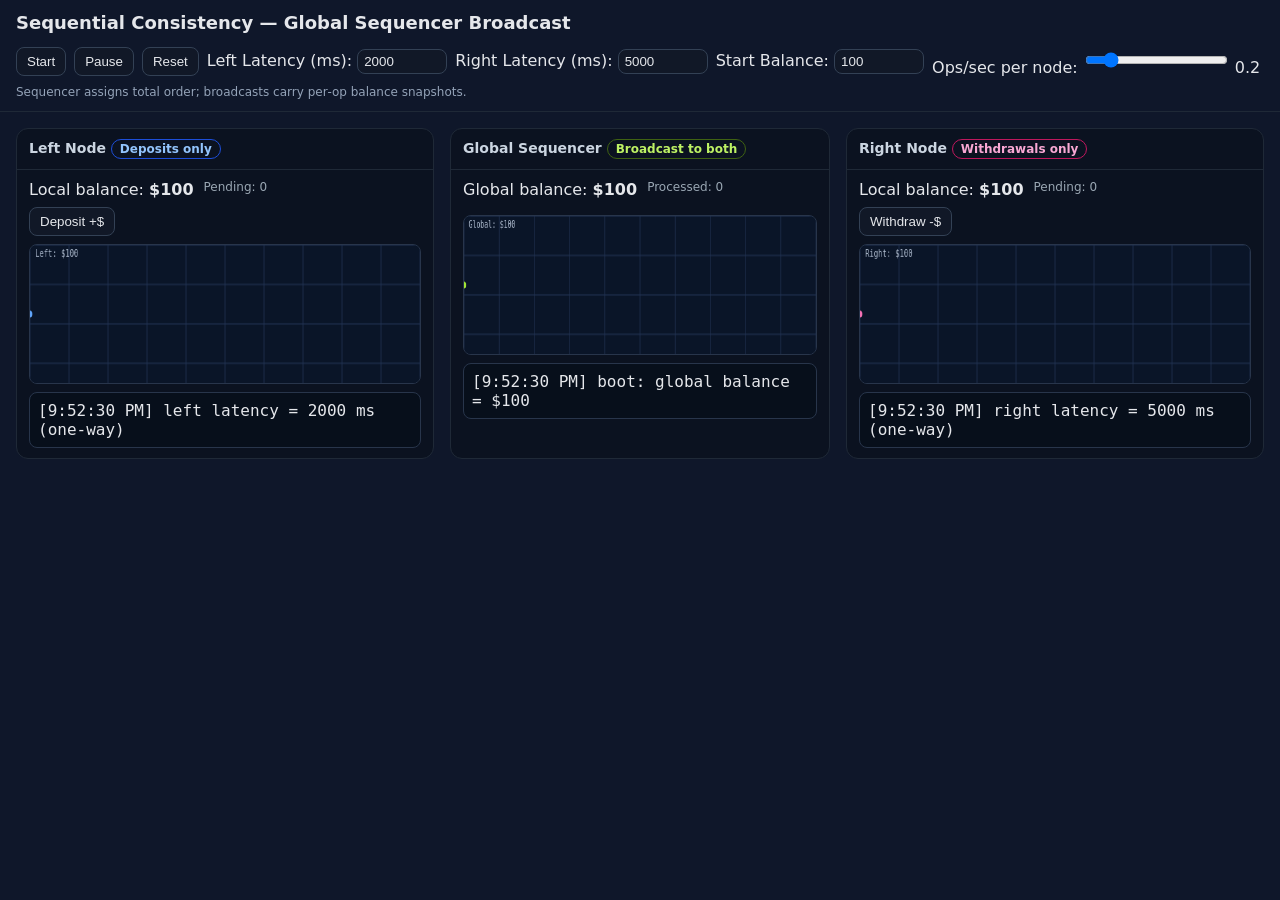
<file: sequentialConsistency/seqConSimulation_single.html>
<!DOCTYPE html>
<html lang="en">
<head>
<meta charset="utf-8" />
<title>SeqCon — Global Sequencer (rAF DOM mover; no clamps, no CSS anim)</title>
<meta name="viewport" content="width=device-width, initial-scale=1" />
<style>
 :root{
  --bg:#0f172a; --panel:#0b1220; --ink:#e5e7eb; --muted:#94a3b8;
  --left:#60a5fa; --right:#f472b6; --seq:#a3e635; --accent:#22d3ee;
 }
 *{box-sizing:border-box}
 html,body{height:100%}
 body{margin:0;background:var(--bg);color:var(--ink);
  font-family:system-ui,-apple-system,Segoe UI,Roboto,Ubuntu,Inter,Arial,sans-serif}
 header{padding:12px 16px;border-bottom:1px solid #1f2937;display:flex;gap:12px;flex-wrap:wrap;align-items:center}
 h1{margin:0;font-size:18px}
 .controls{display:flex;gap:8px;flex-wrap:wrap;align-items:center}
 button,input{background:#111827;color:var(--ink);border:1px solid #334155;border-radius:8px;padding:6px 10px}
 button:hover{border-color:#475569;cursor:pointer}
 input[type=number],input[type=range]{padding:4px 6px}
 .note{color:var(--muted);font-size:12px}
 main{display:grid;grid-template-columns:1fr 380px 1fr;gap:16px;padding:16px;position:relative}
 .panel{background:var(--panel);border:1px solid #1f2937;border-radius:12px;overflow:hidden}
 .panel h2{margin:0;padding:10px 12px;border-bottom:1px solid #1f2937;font-size:14px;color:#cbd5e1}
 .panel .inner{padding:10px 12px}
 .lane{min-height:220px}
 .stat{display:flex;gap:10px;flex-wrap:wrap;margin-bottom:8px}
 .pill{display:inline-block;padding:2px 8px;border-radius:999px;border:1px solid #334155;font-size:12px;color:#cbd5e1}
 .pill.left{border-color:#1d4ed8;color:#93c5fd}
 .pill.right{border-color:#be185d;color:#f9a8d4}
 .pill.seq{border-color:#3f6212;color:#bef264}
 .balance{font-weight:700}
 .log{font-family:ui-monospace,SFMono-Regular,Menlo,Consolas,monospace;background:#070f1b;border:1px solid #28354b;border-radius:8px;padding:8px;max-height:160px;overflow:auto;white-space:pre-wrap}
 .row{display:flex;gap:8px;flex-wrap:wrap;align-items:center}
 .sep{height:8px}
 .kpi{font-size:12px;color:#9aa7b3}
 canvas{width:100%; height:140px; display:block; background:#061021; border:1px solid #28354b; border-radius:8px}

 /* Fixed overlay for flying messages (viewport coordinate space) */
 #animLayer{
   position:fixed; left:0; top:0; width:100vw; height:100vh; pointer-events:none; z-index:1000;
 }

 /* The moving token (no CSS transitions set!) */
 .msg{
  position:absolute;
  min-width:26px; min-height:26px; border-radius:999px;
  display:flex; align-items:center; justify-content:center;
  border:2px solid #1f2937; background:#0b1b2e; color:#d1d5db; font-weight:700;
  box-shadow:0 2px 10px rgba(0,0,0,.4);
 }
 .msg.left { background:#0b1830; color:#93c5fd; border-color:#1e40af }
 .msg.right{ background:#2b0b26; color:#f9a8d4; border-color:#9d174d }
 .msg.ack  { background:#0b2b14; color:#bef264; border-color:#166534 }
</style>
</head>
<body>
<header>
  <h1>Sequential Consistency — Global Sequencer Broadcast</h1>
  <div class="controls">
    <button id="startBtn">Start</button>
    <button id="pauseBtn">Pause</button>
    <button id="resetBtn">Reset</button>

    <label>Left Latency (ms):
      <input id="latLeft" type="number" value="2000" step="10" style="width:90px">
    </label>

    <label>Right Latency (ms):
      <input id="latRight" type="number" value="5000" step="10" style="width:90px">
    </label>

    <label>Start Balance:
      <input id="startBal" type="number" value="100" step="10" style="width:90px">
    </label>

    <label>Ops/sec per node:
      <input id="rate" type="range" min="0" max="2" step="0.1" value="0.2">
      <span id="rateVal" class="sliderValue">0.2</span>
    </label>

    <span class="note">Sequencer assigns total order; broadcasts carry per‑op balance snapshots.</span>
  </div>
</header>

<main>
  <!-- LEFT NODE -->
  <section class="panel" id="leftPanel">
    <h2>Left Node <span class="pill left">Deposits only</span></h2>
    <div class="inner lane">
      <div class="stat">
        <div>Local balance: <span id="leftBal" class="balance">—</span></div>
        <div class="kpi">Pending: <span id="leftPending">0</span></div>
      </div>
      <div class="row">
        <button id="leftDepositBtn">Deposit +$</button>
      </div>
      <div class="sep"></div>
      <canvas id="chartLeft" width="600" height="140"></canvas>
      <div class="sep"></div>
      <div class="log" id="leftLog"></div>
    </div>
  </section>

  <!-- SEQUENCER -->
  <section class="panel" id="seqPanel">
    <h2>Global Sequencer <span class="pill seq">Broadcast to both</span></h2>
    <div class="inner lane">
      <div class="stat">
        <div>Global balance: <span id="seqBal" class="balance">—</span></div>
        <div class="kpi">Processed: <span id="seqCount">0</span></div>
      </div>
      <div class="sep"></div>
      <canvas id="chartSeq" width="600" height="140"></canvas>
      <div class="sep"></div>
      <div class="log" id="seqLog"></div>
    </div>
  </section>

  <!-- RIGHT NODE -->
  <section class="panel" id="rightPanel">
    <h2>Right Node <span class="pill right">Withdrawals only</span></h2>
    <div class="inner lane">
      <div class="stat">
        <div>Local balance: <span id="rightBal" class="balance">—</span></div>
        <div class="kpi">Pending: <span id="rightPending">0</span></div>
      </div>
      <div class="row">
        <button id="rightWithdrawBtn">Withdraw -$</button>
      </div>
      <div class="sep"></div>
      <canvas id="chartRight" width="600" height="140"></canvas>
      <div class="sep"></div>
      <div class="log" id="rightLog"></div>
    </div>
  </section>
</main>

<!-- Animation overlay for DOM tokens -->
<div id="animLayer"></div>

<script>
/* =========================== Core Model ============================= */
const ui = {
  left:  { panel: q('#leftPanel'),  bal: q('#leftBal'),  log: q('#leftLog'),  pending: q('#leftPending'),  chart: q('#chartLeft') },
  right: { panel: q('#rightPanel'), bal: q('#rightBal'), log: q('#rightLog'), pending: q('#rightPending'), chart: q('#chartRight') },
  seq:   { panel: q('#seqPanel'),   bal: q('#seqBal'),   log: q('#seqLog'),   count: q('#seqCount'),       chart: q('#chartSeq') },
  btn:   { start: q('#startBtn'), pause: q('#pauseBtn'), reset: q('#resetBtn'),
           leftDep: q('#leftDepositBtn'), rightWit: q('#rightWithdrawBtn') },
  ctl:   { latLeft: q('#latLeft'), latRight: q('#latRight'), startBal: q('#startBal'), rate: q('#rate'), rateVal: q('#rateVal') },
  layer: { anim: q('#animLayer') }
};
const NODES = { LEFT:'L', RIGHT:'R' };

let latLeft  = 2000; // ms
let latRight = 5000; // ms
let running = false;
let opId = 1, seqNo = 0;
let t0 = performance.now();

const state = {
  seqBalance: 100,
  left:  { localBalance: 100, pending: 0, nextSeq: 1, buffer: {} },
  right: { localBalance: 100, pending: 0, nextSeq: 1, buffer: {} }
};

/* ===== Utils ===== */
function q(s){ return document.querySelector(s); }
function now(){ return performance.now(); }
function randInt(a,b){ return a + Math.floor(Math.random()*(b-a+1)); }
function ts(){ return new Date().toLocaleTimeString(); }

/* ===== Logging ===== */
function logNode(which, text){
  const box = which===NODES.LEFT ? ui.left.log : ui.right.log;
  box.textContent += `[${ts()}] ${text}\n`; box.scrollTop = box.scrollHeight;
}
function logSeq(text){
  ui.seq.log.textContent += `[${ts()}] ${text}\n`; ui.seq.log.scrollTop = ui.seq.log.scrollHeight;
}

/* ===== UI ===== */
function refreshUI(){
  ui.left.bal.textContent  = `$${state.left.localBalance}`;
  ui.right.bal.textContent = `$${state.right.localBalance}`;
  ui.left.pending.textContent  = state.left.pending;
  ui.right.pending.textContent = state.right.pending;
  ui.seq.bal.textContent = `$${state.seqBalance}`;
  ui.seq.count.textContent = String(seqNo);
}
ui.ctl.rate.addEventListener('input', () => { ui.ctl.rateVal.textContent = ui.ctl.rate.value; });

/* ===== Charts ===== */
const charts = {
  left:  { ctx: ui.left.chart.getContext('2d'),  data: [] },
  right: { ctx: ui.right.chart.getContext('2d'), data: [] },
  seq:   { ctx: ui.seq.chart.getContext('2d'),   data: [] }
};
function addPoint(which, balance){
  const t = (now() - t0) / 1000;
  charts[which].data.push({t, y:balance});
  drawChart(which);
}
function drawChart(which){
  const c = charts[which], ctx = c.ctx, W = ctx.canvas.width, H = ctx.canvas.height, data = c.data;
  ctx.clearRect(0,0,W,H);
  ctx.fillStyle = '#0a1528'; ctx.fillRect(0,0,W,H);
  ctx.strokeStyle = '#223455'; ctx.lineWidth = 1;
  for(let x=0;x<=W;x+=60){ ctx.beginPath(); ctx.moveTo(x,0); ctx.lineTo(x,H); ctx.stroke(); }
  for(let y=0;y<=H;y+=40){ ctx.beginPath(); ctx.moveTo(0,y); ctx.lineTo(W,y); ctx.stroke(); }
  if(data.length===0) return;
  const maxT = Math.max(10, data[data.length-1].t);
  const ys = data.map(p=>p.y), minY = Math.min(...ys)*0.95, maxY = Math.max(...ys)*1.05;
  const sx = W/maxT, sy = (H-16)/Math.max(1,(maxY-minY));
  const lx = (sec)=> sec*sx, ly = (val)=> H-8 - (val-minY)*sy;
  ctx.beginPath(); ctx.lineWidth = 2.2;
  ctx.strokeStyle = which==='left' ? '#60a5fa' : which==='right' ? '#f472b6' : '#a3e635';
  data.forEach((p,i)=>{ const x=lx(p.t), y=ly(p.y); i?ctx.lineTo(x,y):ctx.moveTo(x,y); });
  ctx.stroke();
  const last = data[data.length-1];
  ctx.fillStyle = ctx.strokeStyle; ctx.beginPath(); ctx.arc(lx(last.t), ly(last.y), 3.5, 0, Math.PI*2); ctx.fill();
  ctx.fillStyle = '#b1bed1'; ctx.font='11px ui-monospace,monospace';
  ctx.fillText((which==='left'?'Left':which==='right'?'Right':'Global')+`: $${last.y}`, 8, 12);
}

/* =================== rAF DOM mover (no CSS animations) =============== */
/*
  - Creates a .msg div inside #animLayer.
  - Measures start/end X from bounding rects (viewport space).
  - Chooses a constant Y track for all dots (Sequencer center at start time).
  - Moves by directly setting el.style.left/top each frame.
*/
const Anim = (() => {
  const layer = ui.layer.anim;
  const R = 13;                 // visual "radius" in px
  const active = new Set();     // tracks all running dots
  let rafId = 0;

  function ensureRAF(){
    if(rafId) return;
    rafId = requestAnimationFrame(tick);
  }

  function tick(ts){
    rafId = 0;
    if(active.size===0) return;
    for(const a of Array.from(active)){
      const elapsed = ts - a.t0;
      const p = (a.ms > 0) ? Math.min(1, elapsed / a.ms) : 1;
      const x = a.sx + (a.ex - a.sx) * p;
      // y is constant per message
      a.el.style.left = (x - R) + 'px';
      a.el.style.top  = (a.y - R) + 'px';

      if(p >= 1){
        active.delete(a);
        a.el.remove();
        if(a.done) { try{ a.done(); }catch{} }
      }
    }
    if(active.size) rafId = requestAnimationFrame(tick);
  }

  function animate(fromEl, toEl, label, ms, cssClass, done){
    // Measure once per animation; viewport-relative
    const fr = fromEl.getBoundingClientRect();
    const tr = toEl.getBoundingClientRect();

    const sx = fr.left + fr.width/2;
    const ex = tr.left + tr.width/2;

    // Constant track height = current Sequencer center
    const seqRect = ui.seq.panel.getBoundingClientRect();
    const y = seqRect.top + seqRect.height/2;

    // Create the dot at start position
    const el = document.createElement('div');
    el.className = 'msg ' + (cssClass || '');
    el.textContent = label;
    el.style.left = (sx - R) + 'px';
    el.style.top  = (y  - R) + 'px';
    layer.appendChild(el);

    // If there's effectively no movement or time, complete immediately
    const dx = ex - sx;
    if(!isFinite(dx) || Math.abs(dx) < 0.5 || !(ms > 0)){
      el.remove();
      done && done();
      return;
    }

    // Register and run
    active.add({ el, sx, ex, y, ms, t0: performance.now(), done });
    ensureRAF();
  }

  return { animate };
})();

/* Bridge for the rest of the app */
function animateMessage(fromEl, toEl, label, ms, cssClass, done){
  Anim.animate(fromEl, toEl, label, ms, cssClass, done);
}

/* ===== Per-node resequencing ===== */
function enqueueDelivery(which, evt){
  const node = (which===NODES.LEFT? state.left : state.right);
  node.buffer[evt.seq] = evt;
  tryDeliver(which);
}
function tryDeliver(which){
  const node = (which===NODES.LEFT? state.left : state.right);
  while(node.buffer[node.nextSeq]){
    const evt = node.buffer[node.nextSeq]; delete node.buffer[node.nextSeq];
    (which===NODES.LEFT? state.left : state.right).localBalance = evt.newBalance;
    if(evt.origin===which){ node.pending = Math.max(0, node.pending-1); }
    logNode(which, `apply [seq#${evt.seq}] ${evt.ok?'✔':'✖'} ${evt.label} → $${(which===NODES.LEFT?state.left.localBalance:state.right.localBalance)}`);
    addPoint(which===NODES.LEFT?'left':'right', (which===NODES.LEFT?state.left.localBalance:state.right.localBalance));
    refreshUI();
    node.nextSeq++;
  }
}

/* ===== Operation pipeline ===== */
function submitDepositFromLeft(amount){ clientPropose(NODES.LEFT,'dep',amount); }
function submitWithdrawFromRight(amount){ clientPropose(NODES.RIGHT,'wit',amount); }

function clientPropose(which, kind, amount){
  const from = which===NODES.LEFT ? ui.left.panel : ui.right.panel;
  const to   = ui.seq.panel;
  const oneWay = which===NODES.LEFT ? latLeft : latRight;
  const id = opId++;
  (which===NODES.LEFT? state.left : state.right).pending++;
  refreshUI();

  const label = kind==='dep'? `+$${amount}` : `-$${amount}`;
  logNode(which, `request ${label} (op#${id}) → sequencer`);

  animateMessage(from, to, label, oneWay, (which===NODES.LEFT?'left':'right'), () => {
    // Sequencer receives request
    const seq = ++seqNo;
    let ok = true;
    const before = state.seqBalance;
    let after = before;

    if(kind==='dep') after = before + amount;
    else { if(before >= amount) after = before - amount; else ok=false; }

    if(ok) state.seqBalance = after;

    logSeq(`#${seq} ${which} ${label} => ${ok?'OK':'FAIL'} (bal → $${state.seqBalance})`);
    refreshUI();
    addPoint('seq', state.seqBalance);

    const evt = { seq, ok, newBalance: state.seqBalance, label, origin: which };

    // Broadcasts (same constant-height track, independent of duration size)
    animateMessage(ui.seq.panel, ui.left.panel,  ok?`✔ ${label}`:`✖ ${label}`, latLeft,  'ack', () => enqueueDelivery(NODES.LEFT,  evt));
    animateMessage(ui.seq.panel, ui.right.panel, ok?`✔ ${label}`:`✖ ${label}`, latRight, 'ack', () => enqueueDelivery(NODES.RIGHT, evt));
  });
}

/* ===== Auto traffic ===== */
let autoTimers=[];
function startAuto(){
  stopAuto();
  const rate = parseFloat(ui.ctl.rate.value || '0');
  if(rate<=0) return;

  const schedule = (fn)=>{
    const mean = 1000/rate;
    const jitter = (Math.random()*400)-200; // -200..+200
    const next = Math.round(mean + jitter);
    const t = setTimeout(()=>{ if(running){ fn(); schedule(fn); } }, next>0?next:0);
    autoTimers.push(t);
  };
  schedule(()=> submitDepositFromLeft(randInt(5,40)));
  schedule(()=> submitWithdrawFromRight(randInt(20,60)));
}
function stopAuto(){ autoTimers.forEach(clearTimeout); autoTimers=[]; }

/* ===== Controls ===== */
ui.btn.start.addEventListener('click', () => {
  if(running) return; running = true;

  // No clamps: just parse the inputs or fall back to defaults
  latLeft  = parseInt(ui.ctl.latLeft.value  || '2000',10);
  latRight = parseInt(ui.ctl.latRight.value || '5000',10);

  startAuto();
});
ui.btn.pause.addEventListener('click', () => { running=false; stopAuto(); });
ui.btn.reset.addEventListener('click', () => {
  running=false; stopAuto();
  opId=1; seqNo=0; t0=now();

  const startBal = parseInt(ui.ctl.startBal.value || '100',10);
  state.seqBalance = startBal;
  state.left.localBalance = startBal; state.right.localBalance = startBal;
  state.left.pending = state.right.pending = 0;
  state.left.nextSeq = state.right.nextSeq = 1;
  state.left.buffer = {}; state.right.buffer = {};

  charts.left.data  = [{t:0,y:startBal}];
  charts.right.data = [{t:0,y:startBal}];
  charts.seq.data   = [{t:0,y:startBal}];
  drawChart('left'); drawChart('right'); drawChart('seq');

  ui.seq.log.textContent=''; ui.left.log.textContent=''; ui.right.log.textContent='';
  logSeq(`reset: global balance = $${startBal}`);
  refreshUI();
});

ui.btn.leftDep.addEventListener('click', () => submitDepositFromLeft(randInt(5,40)));
ui.btn.rightWit.addEventListener('click', () => submitWithdrawFromRight(randInt(20,60)));

ui.ctl.latLeft.addEventListener('change',  () => { latLeft  = parseInt(ui.ctl.latLeft.value  || '2000',10); });
ui.ctl.latRight.addEventListener('change', () => { latRight = parseInt(ui.ctl.latRight.value || '5000',10); });

/* ===== Boot ===== */
(function boot(){
  const startBal = parseInt(ui.ctl.startBal.value || '100', 10);
  state.seqBalance = startBal;
  state.left.localBalance = startBal; state.right.localBalance = startBal;

  charts.left.data  = [{t:0,y:startBal}];
  charts.right.data = [{t:0,y:startBal}];
  charts.seq.data   = [{t:0,y:startBal}];

  drawChart('left'); drawChart('right'); drawChart('seq');

  logSeq(`boot: global balance = $${startBal}`);
  logNode(NODES.LEFT,  `left latency = ${parseInt(ui.ctl.latLeft.value || '2000',10)} ms (one‑way)`);
  logNode(NODES.RIGHT, `right latency = ${parseInt(ui.ctl.latRight.value || '5000',10)} ms (one‑way)`);
  refreshUI();
})();
</script>
</body>
</html>
</file>
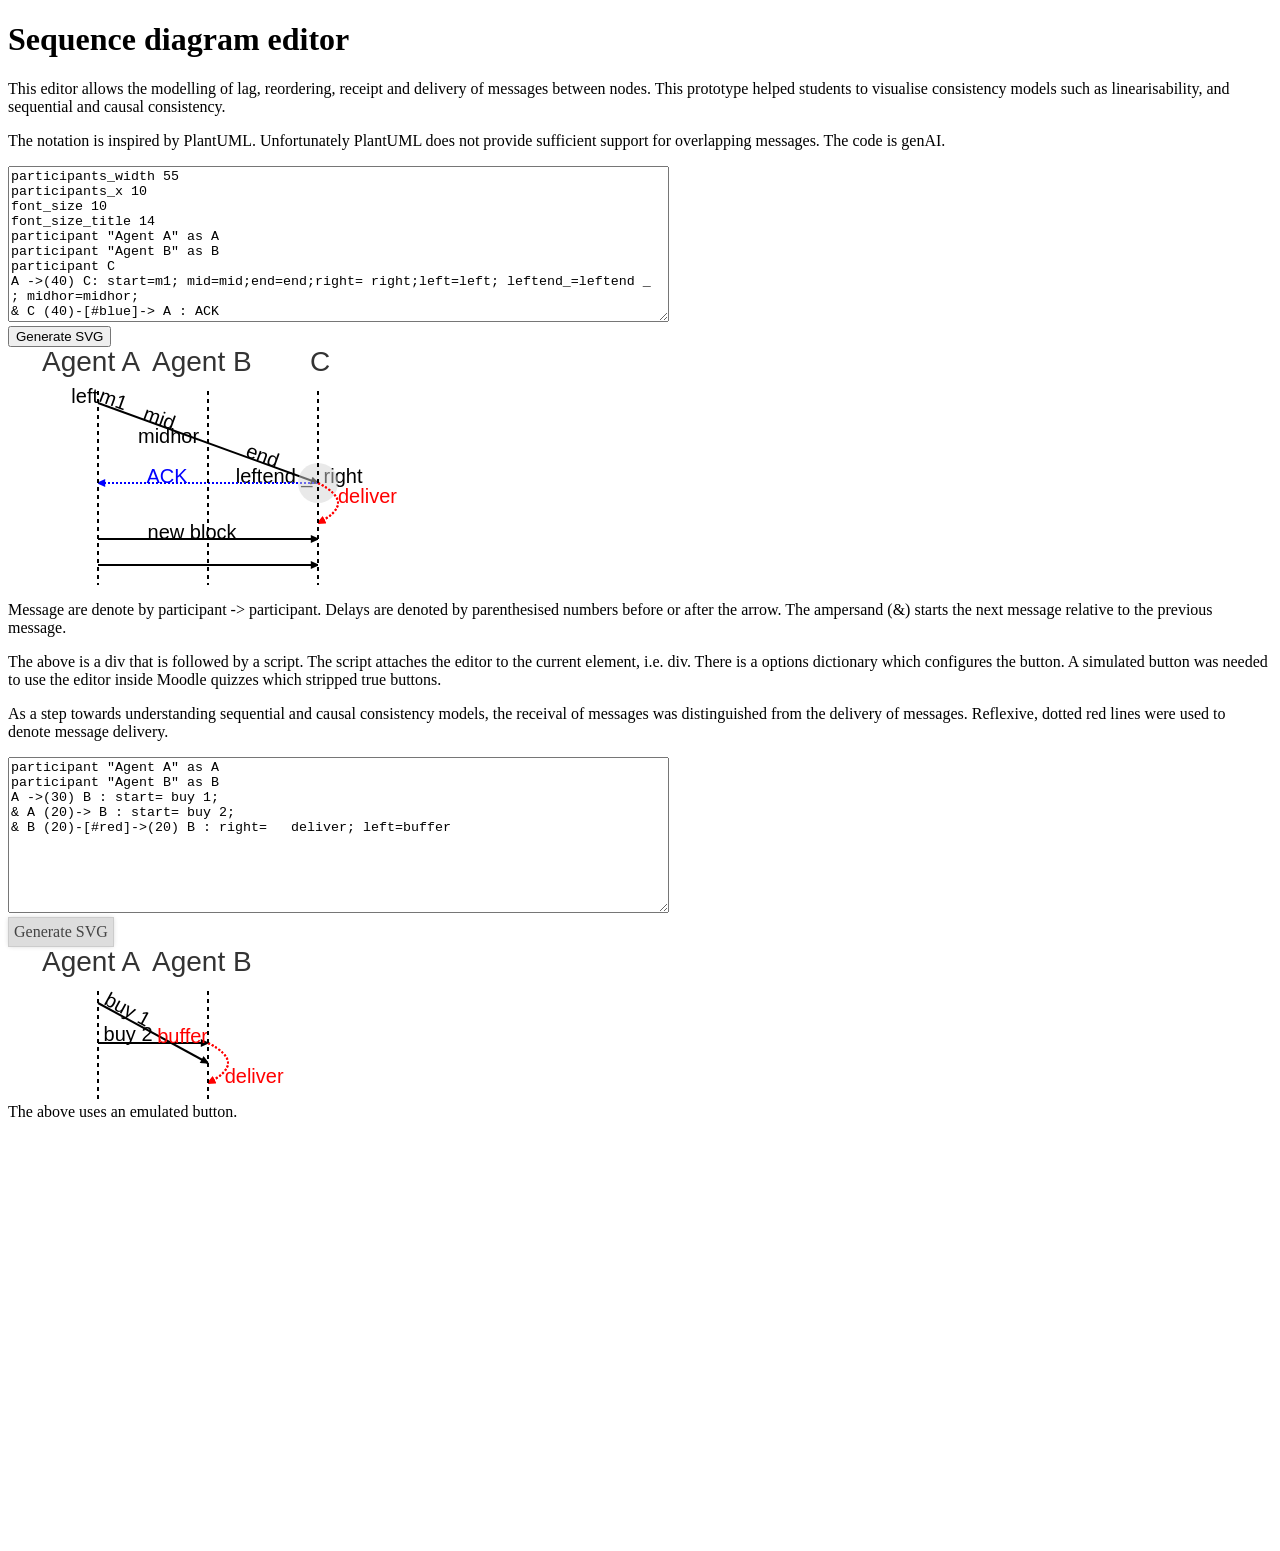
<file: sq/sq.html>
<!DOCTYPE html>
<html lang="en">
<head>
    <meta charset="UTF-8">
    <meta name="viewport" content="width=device-width, initial-scale=1.0">
    <title>SVG Sequence Diagram Generator</title>
	<script src="sq.js"></script>
</head>
<body>

<h1>Sequence diagram editor</h1>
<div>
This editor allows the modelling of lag, reordering, receipt and delivery of messages between nodes.
This prototype helped students to visualise consistency models such as linearisability, and sequential and causal consistency.
<p/>
The notation is inspired by PlantUML.
Unfortunately PlantUML does not provide sufficient support for overlapping messages.
The code is genAI.
<p/>

<script>
setupSeqDia("seqDiag1",
`participants_width 55
participants_x 10
font_size 10
font_size_title 14
participant "Agent A" as A
participant "Agent B" as B
participant C
A ->(40) C: start=m1; mid=mid;end=end;right= right;left=left; leftend_=leftend _ ; midhor=midhor;
& C (40)-[#blue]-> A : ACK
& C 40 circle
& C (40)-[#red]->(20) C : midhor=deliver;
A->C : new block
space 5
A->C
' comment
`,{'button':true})
</script>
</div>

Message are denote by participant -&gt; participant.
Delays are denoted by parenthesised numbers before or after the arrow.
The ampersand (&amp;) starts the next message relative to the previous message.
<p/>

The above is a div that is followed by a script. The script attaches the editor to the current element, i.e. div.
There is a options dictionary which configures the button. A simulated button was needed to use the editor inside
Moodle quizzes which stripped true buttons.
<p/>

As a step towards understanding sequential and causal consistency models, the receival of messages was distinguished from the delivery of messages.
Reflexive, dotted red lines were used to denote message delivery.
<div>
<script>
setupSeqDia("seqDiag2",
`participant "Agent A" as A
participant "Agent B" as B
A ->(30) B : start= buy 1;
& A (20)-> B : start= buy 2;
& B (20)-[#red]->(20) B : right=   deliver; left=buffer
`,{'button':false})
</script>
</div>

The above uses an emulated button.



<!-- coit13229DisApp\sq.html -->
<!--textarea id="seqDiag1" rows="10" cols="80" placeholder="Enter your UML here...">
participants_width 55
participants_x 10
font_size 10
font_size_title 14
participant "Agent A" as A
participant "Agent B" as B
participant C
A ->(40) C: start=m1; mid=mid;end=end;right= right;left=left; leftend_=leftend ; midhor=midhor;
& C (40)-[#blue]-> A : ACK
& C (40)-[#red]->(20) C : midhor=deliver;
A->C : new block
' comment
</textarea><br>
    <button onclick="generateSVG('seqDiag1')">Generate SVG</button>
	<div>&nbsp;</div>
    <div id="output_seqDiag1"></div>
-->
</body>
</html>
</file>
